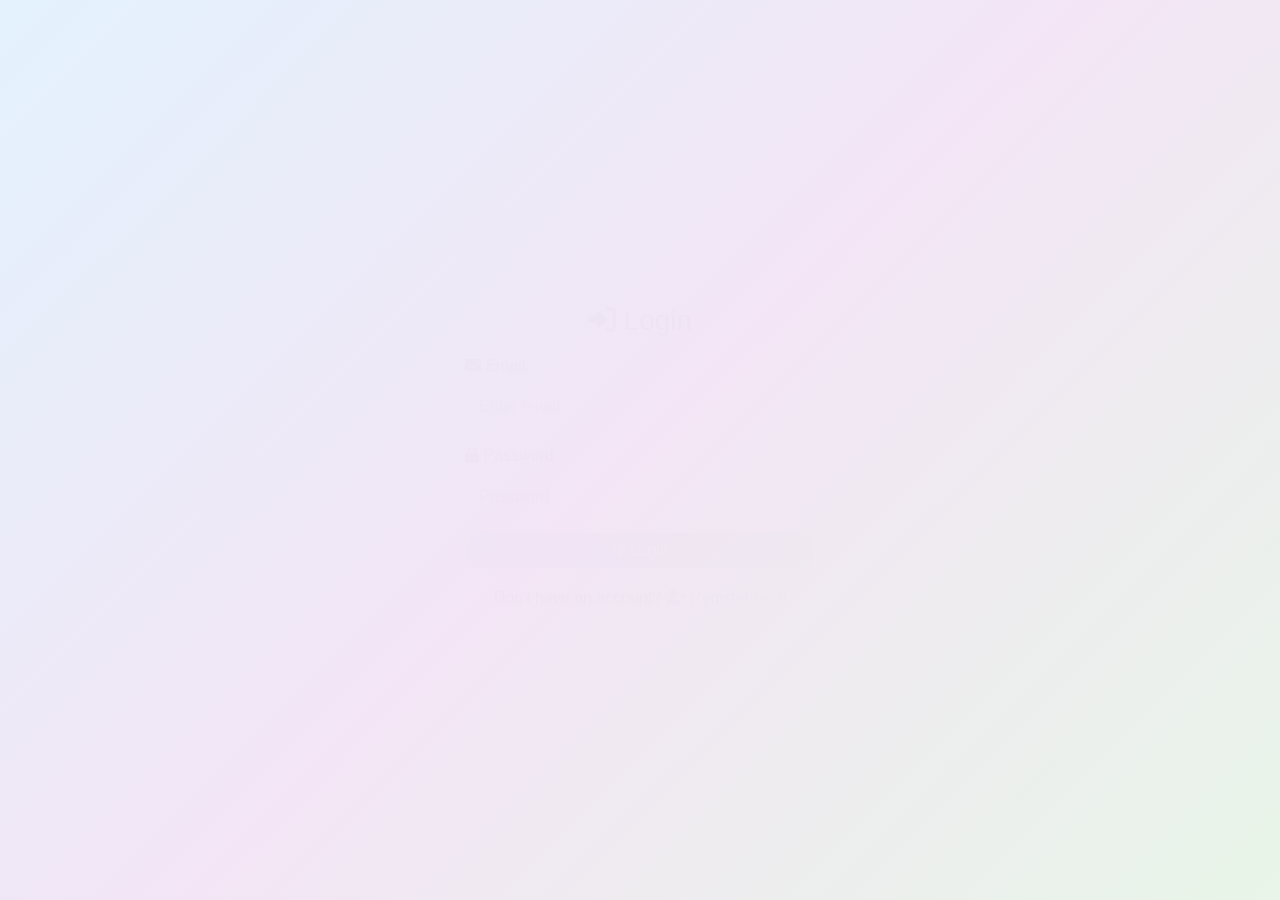
<file: index.html>
<!DOCTYPE html>
<html lang="en">
<head>
    <meta charset="UTF-8">
    <!-- Redirect directly to the login page inside the frontend folder -->
    <meta http-equiv="refresh" content="0; url=frontend/login.html">
    <title>Mental Wellness Check System</title>
</head>
<body>
    <p>Redirecting to the application... If you are not redirected automatically, <a href="frontend/login.html">click here</a>.</p>
</body>
</html>
</file>
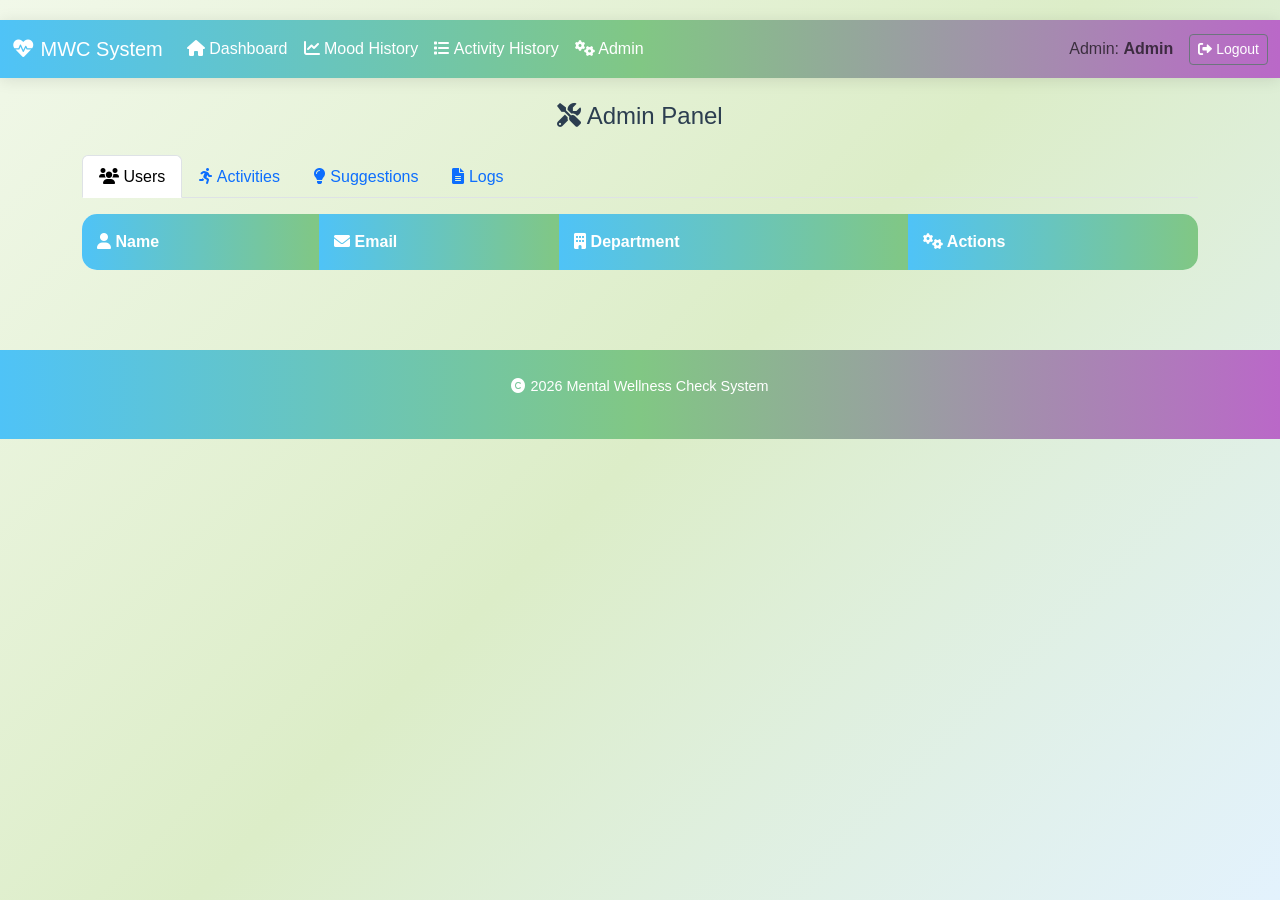
<file: frontend/admin_panel.html>
<!DOCTYPE html>
<html lang="en">
<head>
    <!-- Admin panel (optional) -->
    <meta charset="UTF-8">
    <meta name="viewport" content="width=device-width, initial-scale=1.0">
    <title>Admin Panel - Mental Wellness Check</title>
    <link href="https://cdn.jsdelivr.net/npm/bootstrap@5.3.0/dist/css/bootstrap.min.css" rel="stylesheet">
    <link rel="stylesheet" href="https://cdnjs.cloudflare.com/ajax/libs/font-awesome/6.0.0/css/all.min.css">
    <link rel="stylesheet" href="css/style.css">
</head>
<body class="admin-bg page-hidden">

<nav class="navbar navbar-expand-lg navbar-light">
    <div class="container-fluid">
        <a class="navbar-brand" href="dashboard.html"><i class="fas fa-heartbeat"></i> MWC System</a>
        <button class="navbar-toggler" type="button" data-bs-toggle="collapse" data-bs-target="#navMenu">
            <span class="navbar-toggler-icon"></span>
        </button>
        <div class="collapse navbar-collapse" id="navMenu">
            <ul class="navbar-nav me-auto mb-2 mb-lg-0">
                <li class="nav-item"><a class="nav-link" href="dashboard.html"><i class="fas fa-home"></i> Dashboard</a></li>
                <li class="nav-item"><a class="nav-link" href="mood_history.html"><i class="fas fa-chart-line"></i> Mood History</a></li>
                <li class="nav-item"><a class="nav-link" href="activity_history.html"><i class="fas fa-list"></i> Activity History</a></li>
                <li class="nav-item"><a class="nav-link active" aria-current="page" href="admin_panel.html"><i class="fas fa-cogs"></i> Admin</a></li>
            </ul>
            <span class="navbar-text me-3">
                Admin: <strong id="username">Admin</strong>
            </span>
            <a href="login.html" class="btn btn-outline-secondary btn-sm"><i class="fas fa-sign-out-alt"></i> Logout</a>
        </div>
    </div>
</nav>

<div class="container py-4 fade-in">
    <h4 class="text-center mb-4"><i class="fas fa-tools"></i> Admin Panel</h4>
    <!-- Using tabs to separate sections -->
    <ul class="nav nav-tabs" id="adminTabs" role="tablist">
        <li class="nav-item" role="presentation">
            <button class="nav-link active" id="users-tab" data-bs-toggle="tab" data-bs-target="#users" type="button" role="tab"><i class="fas fa-users"></i> Users</button>
        </li>
        <li class="nav-item" role="presentation">
            <button class="nav-link" id="activities-tab" data-bs-toggle="tab" data-bs-target="#activities" type="button" role="tab"><i class="fas fa-running"></i> Activities</button>
        </li>
        <li class="nav-item" role="presentation">
            <button class="nav-link" id="suggestions-tab" data-bs-toggle="tab" data-bs-target="#suggestions" type="button" role="tab"><i class="fas fa-lightbulb"></i> Suggestions</button>
        </li>
        <li class="nav-item" role="presentation">
            <button class="nav-link" id="logs-tab" data-bs-toggle="tab" data-bs-target="#logs" type="button" role="tab"><i class="fas fa-file-alt"></i> Logs</button>
        </li>
    </ul>
    <div class="tab-content mt-3">
        <div class="tab-pane fade show active" id="users" role="tabpanel">
            <!-- Table of all users -->
            <div class="table-responsive">
                <table class="table table-striped">
                    <thead>
                        <tr><th><i class="fas fa-user"></i> Name</th><th><i class="fas fa-envelope"></i> Email</th><th><i class="fas fa-building"></i> Department</th><th><i class="fas fa-cogs"></i> Actions</th></tr>
                    </thead>
                    <tbody>
                        <!-- backend data -->
                    </tbody>
                </table>
            </div>
        </div>
        <div class="tab-pane fade" id="activities" role="tabpanel">
            <h5><i class="fas fa-plus"></i> Add/Edit Activities</h5>
            <form id="activityAdminForm" class="mb-3">
                <div class="input-group">
                    <input type="text" class="form-control" placeholder="Activity name" required>
                    <button class="btn btn-soft" type="submit"><i class="fas fa-plus"></i> Add</button>
                </div>
            </form>
            <div class="table-responsive">
                <table class="table table-striped">
                    <thead><tr><th><i class="fas fa-running"></i> Activity</th><th><i class="fas fa-cogs"></i> Actions</th></tr></thead>
                    <tbody>
                        <!-- activities list -->
                    </tbody>
                </table>
            </div>
        </div>
        <div class="tab-pane fade" id="suggestions" role="tabpanel">
            <h5><i class="fas fa-plus"></i> Manage Suggestions</h5>
            <form id="suggestionAdminForm" class="mb-3">
                <div class="input-group">
                    <input type="text" class="form-control" placeholder="Suggestion text" required>
                    <button class="btn btn-soft" type="submit"><i class="fas fa-plus"></i> Add</button>
                </div>
            </form>
            <div class="table-responsive">
                <table class="table table-striped">
                    <thead><tr><th><i class="fas fa-lightbulb"></i> Suggestion</th><th><i class="fas fa-cogs"></i> Actions</th></tr></thead>
                    <tbody>
                        <!-- suggestions list -->
                    </tbody>
                </table>
            </div>
        </div>
        <div class="tab-pane fade" id="logs" role="tabpanel">
            <h5><i class="fas fa-file-alt"></i> Mood/Activity Logs</h5>
            <p>Separate tables for logs would go here.</p>
        </div>
    </div>
</div>

<footer>
    <p><i class="fas fa-copyright"></i> 2026 Mental Wellness Check System</p>
</footer>

<script src="https://cdn.jsdelivr.net/npm/bootstrap@5.3.0/dist/js/bootstrap.bundle.min.js"></script>
<script src="js/main.js"></script>
</body>
</html>
</file>
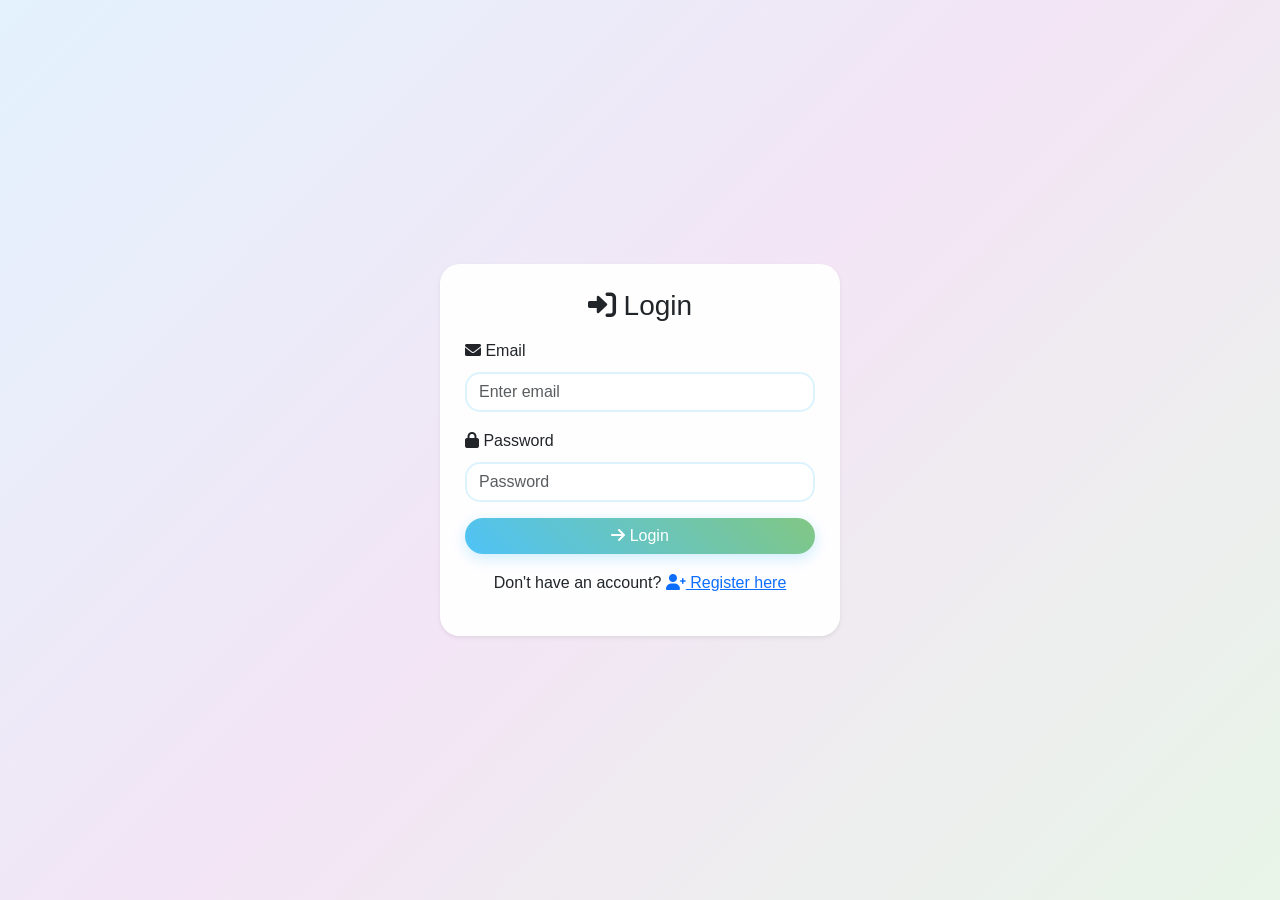
<file: frontend/login.html>
<!DOCTYPE html>
<html lang="en">
<head>
    <!-- Login page for Mental Wellness Check System -->
    <meta charset="UTF-8">
    <meta name="viewport" content="width=device-width, initial-scale=1.0">
    <title>Login - Mental Wellness Check</title>
    <!-- Bootstrap 5 CSS -->
    <link href="https://cdn.jsdelivr.net/npm/bootstrap@5.3.0/dist/css/bootstrap.min.css" rel="stylesheet">
    <link rel="stylesheet" href="https://cdnjs.cloudflare.com/ajax/libs/font-awesome/6.0.0/css/all.min.css">
    <link rel="stylesheet" href="css/style.css">
</head>
<body class="login-bg page-hidden">

<div class="container d-flex justify-content-center align-items-center vh-100">
    <!-- card to center login form -->
    <div class="card p-4 shadow-sm fade-in" style="max-width: 400px; width:100%;">
        <h3 class="text-center mb-3"><i class="fas fa-sign-in-alt"></i> Login</h3>
        <!-- error message placeholder -->
        <div id="loginError" class="alert alert-danger d-none"></div>
        <form id="loginForm" novalidate>
            <div class="mb-3">
                <label for="loginEmail" class="form-label"><i class="fas fa-envelope"></i> Email</label>
                <input type="email" class="form-control" id="loginEmail" placeholder="Enter email" required>
                <div class="invalid-feedback">
                    Please enter a valid email.
                </div>
            </div>
            <div class="mb-3">
                <label for="loginPassword" class="form-label"><i class="fas fa-lock"></i> Password</label>
                <input type="password" class="form-control" id="loginPassword" placeholder="Password" required>
                <div class="invalid-feedback">
                    Password is required.
                </div>
            </div>
            <button type="submit" class="btn btn-soft w-100"><i class="fas fa-arrow-right"></i> Login</button>
        </form>
        <p class="mt-3 text-center">
            Don't have an account? <a href="register.html"><i class="fas fa-user-plus"></i> Register here</a>
        </p>
    </div>
</div>

<!-- Bootstrap JS and custom script -->
<script src="https://cdn.jsdelivr.net/npm/bootstrap@5.3.0/dist/js/bootstrap.bundle.min.js"></script>
<script src="js/main.js"></script>
</body>
</html>
</file>
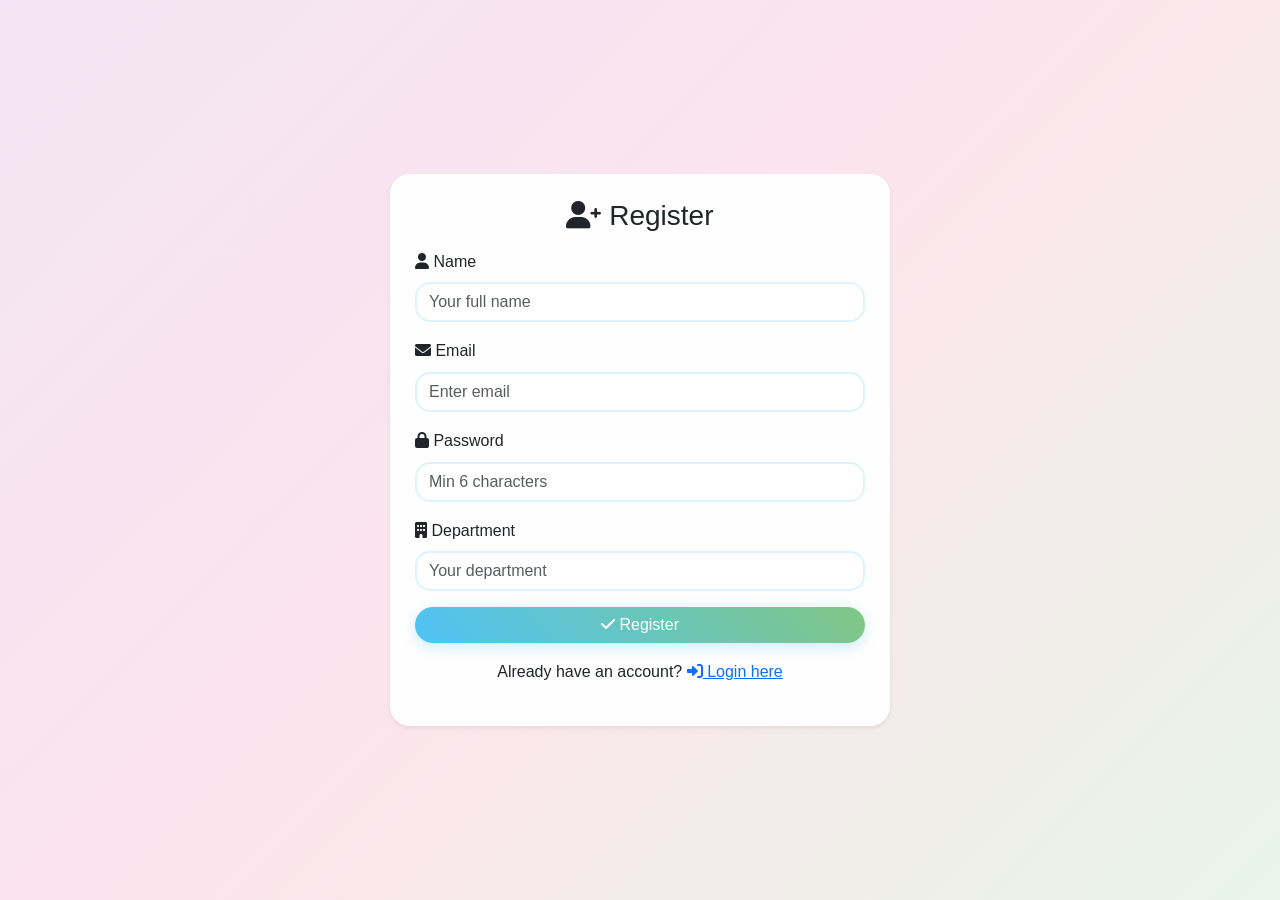
<file: frontend/register.html>
<!DOCTYPE html>
<html lang="en">
<head>
    <!-- Registration page for Mental Wellness Check System -->
    <meta charset="UTF-8">
    <meta name="viewport" content="width=device-width, initial-scale=1.0">
    <title>Register - Mental Wellness Check</title>
    <link href="https://cdn.jsdelivr.net/npm/bootstrap@5.3.0/dist/css/bootstrap.min.css" rel="stylesheet">
    <link rel="stylesheet" href="https://cdnjs.cloudflare.com/ajax/libs/font-awesome/6.0.0/css/all.min.css">
    <link rel="stylesheet" href="css/style.css">
</head>
<body class="register-bg page-hidden">

<div class="container d-flex justify-content-center align-items-center vh-100">
    <div class="card p-4 shadow-sm fade-in" style="max-width: 500px; width:100%;">
        <h3 class="text-center mb-3"><i class="fas fa-user-plus"></i> Register</h3>
        <div id="registerMessage" class="alert alert-success d-none"></div>
        <form id="registerForm" novalidate>
            <div class="mb-3">
                <label for="regName" class="form-label"><i class="fas fa-user"></i> Name</label>
                <input type="text" class="form-control" id="regName" placeholder="Your full name" required>
                <div class="invalid-feedback">
                    Name is required.
                </div>
            </div>
            <div class="mb-3">
                <label for="regEmail" class="form-label"><i class="fas fa-envelope"></i> Email</label>
                <input type="email" class="form-control" id="regEmail" placeholder="Enter email" required>
                <div class="invalid-feedback">
                    Please provide a valid email.
                </div>
            </div>
            <div class="mb-3">
                <label for="regPassword" class="form-label"><i class="fas fa-lock"></i> Password</label>
                <input type="password" class="form-control" id="regPassword" placeholder="Min 6 characters" required>
                <div class="invalid-feedback">
                    Password must be at least 6 characters long.
                </div>
            </div>
            <div class="mb-3">
                <label for="regDept" class="form-label"><i class="fas fa-building"></i> Department</label>
                <input type="text" class="form-control" id="regDept" placeholder="Your department" required>
                <div class="invalid-feedback">
                    Department is required.
                </div>
            </div>
            <button type="submit" class="btn btn-soft w-100"><i class="fas fa-check"></i> Register</button>
        </form>
        <p class="mt-3 text-center">
            Already have an account? <a href="login.html"><i class="fas fa-sign-in-alt"></i> Login here</a>
        </p>
    </div>
</div>

<script src="https://cdn.jsdelivr.net/npm/bootstrap@5.3.0/dist/js/bootstrap.bundle.min.js"></script>
<script src="js/main.js"></script>
</body>
</html>
</file>
<file: frontend/css/style.css>
/*
Global styles for Mental Wellness Check System
Enhanced color theory: Calming pastels, harmonious gradients, mental wellness color psychology
Blues for calm, Greens for growth, Purples for creativity, Soft pinks for compassion
*/

body {
    font-family: 'Arial', sans-serif;
    color: #2c3e50;
    line-height: 1.6;
}

/* Login Page - Soft Blue Serenity */
.login-bg {
    background: linear-gradient(135deg, #e3f2fd 0%, #f3e5f5 50%, #e8f5e8 100%);
    min-height: 100vh;
    display: flex;
    align-items: center;
    justify-content: center;
}

/* Register Page - Gentle Purple Harmony */
.register-bg {
    background: linear-gradient(135deg, #f3e5f5 0%, #fce4ec 50%, #e8f5e8 100%);
    min-height: 100vh;
    display: flex;
    align-items: center;
    justify-content: center;
}

/* Dashboard - Warm Sunrise */
.dashboard-bg {
    background: linear-gradient(135deg, #fff3e0 0%, #fce4ec 30%, #e3f2fd 70%, #f3e5f5 100%);
    min-height: 100vh;
    padding: 20px 0;
}

/* Mood History - Tranquil Ocean */
.mood-history-bg {
    background: linear-gradient(135deg, #e3f2fd 0%, #b3e5fc 50%, #e8f5e8 100%);
    min-height: 100vh;
    padding: 20px 0;
}

/* Activity History - Fresh Meadow */
.activity-history-bg {
    background: linear-gradient(135deg, #e8f5e8 0%, #c8e6c9 50%, #fce4ec 100%);
    min-height: 100vh;
    padding: 20px 0;
}

/* Profile - Soft Lavender */
.profile-bg {
    background: linear-gradient(135deg, #f3e5f5 0%, #e1bee7 50%, #fce4ec 100%);
    min-height: 100vh;
    display: flex;
    align-items: center;
    justify-content: center;
}

/* Admin Panel - Professional Sage */
.admin-bg {
    background: linear-gradient(135deg, #f1f8e9 0%, #dcedc8 50%, #e3f2fd 100%);
    min-height: 100vh;
    padding: 20px 0;
}

/* Enhanced Navbar */
.navbar {
    background: linear-gradient(90deg, #4fc3f7 0%, #81c784 50%, #ba68c8 100%);
    box-shadow: 0 2px 15px rgba(0,0,0,0.1);
    backdrop-filter: blur(10px);
}
.navbar a {
    color: #ffffff !important;
    transition: all 0.3s ease;
    font-weight: 500;
}
.navbar a:hover {
    color: #e8f5e8 !important;
    transform: scale(1.05);
    text-shadow: 0 0 8px rgba(255,255,255,0.5);
}

/* Enhanced Buttons */
.btn-soft {
    background: linear-gradient(45deg, #4fc3f7, #81c784);
    color: white;
    border: none;
    border-radius: 25px;
    transition: all 0.3s ease;
    box-shadow: 0 4px 15px rgba(79,195,247,0.3);
    font-weight: 500;
}
.btn-soft:hover {
    background: linear-gradient(45deg, #29b6f6, #66bb6a);
    transform: translateY(-3px);
    box-shadow: 0 8px 25px rgba(79,195,247,0.4);
}

/* Enhanced Cards */
.card {
    background: rgba(255,255,255,0.95);
    border-radius: 20px;
    box-shadow: 0 8px 32px rgba(0,0,0,0.1);
    backdrop-filter: blur(10px);
    border: 1px solid rgba(255,255,255,0.2);
    transition: all 0.3s ease;
}
.card:hover {
    transform: translateY(-5px);
    box-shadow: 0 15px 40px rgba(0,0,0,0.15);
}

/* Form Enhancements */
.form-control {
    border-radius: 15px;
    border: 2px solid rgba(79,195,247,0.2);
    transition: all 0.3s ease;
    background: rgba(255,255,255,0.8);
}
.form-control:focus {
    border-color: #4fc3f7;
    box-shadow: 0 0 15px rgba(79,195,247,0.3);
    background: rgba(255,255,255,0.9);
}

/* Table Enhancements */
.table {
    background: rgba(255,255,255,0.9);
    border-radius: 15px;
    overflow: hidden;
}
.table th {
    background: linear-gradient(90deg, #4fc3f7, #81c784);
    color: white;
    border: none;
    font-weight: 600;
    padding: 15px;
}
.table-striped>tbody>tr:nth-of-type(odd) {
    background: linear-gradient(90deg, rgba(129,199,132,0.1), rgba(129,199,132,0.05));
}
.table-striped>tbody>tr:nth-of-type(even) {
    background: rgba(255,255,255,0.8);
}

/* Progress Bars */
.progress {
    background: rgba(79,195,247,0.2);
    border-radius: 10px;
    height: 12px;
}
.progress-bar {
    border-radius: 10px;
    transition: width 0.6s ease;
}

/* Footer */
footer {
    background: linear-gradient(90deg, #4fc3f7, #81c784, #ba68c8);
    color: white;
    text-align: center;
    padding: 25px 0;
    font-size: 0.9rem;
    font-weight: 500;
    margin-top: 40px;
}

/* Animations */
@keyframes fadeIn {
    from { opacity: 0; transform: translateY(20px); }
    to { opacity: 1; transform: translateY(0); }
}
.fade-in {
    animation: fadeIn 0.6s ease-out;
}

/* Custom Slider */
input[type="range"] {
    -webkit-appearance: none;
    appearance: none;
    background: linear-gradient(90deg, #e3f2fd, #81c784);
    height: 8px;
    border-radius: 5px;
    outline: none;
}
input[type="range"]::-webkit-slider-thumb {
    -webkit-appearance: none;
    appearance: none;
    width: 20px;
    height: 20px;
    border-radius: 50%;
    background: linear-gradient(45deg, #4fc3f7, #81c784);
    cursor: pointer;
    box-shadow: 0 2px 6px rgba(0,0,0,0.2);
}

/* Responsive Enhancements */
@media (max-width: 768px) {
    .dashboard-bg, .mood-history-bg, .activity-history-bg, .admin-bg {
        padding: 10px 0;
    }
    .card {
        margin: 10px;
    }
    .navbar-brand {
        font-size: 1.1rem;
    }
}

/* Animation helpers */
@keyframes fadeOut {
    from { opacity: 1; }
    to { opacity: 0; }
}
.fade-out {
    animation: fadeOut 0.5s ease-out forwards;
}

@keyframes shake {
    0% { transform: translateX(0); }
    20% { transform: translateX(-5px); }
    40% { transform: translateX(5px); }
    60% { transform: translateX(-5px); }
    80% { transform: translateX(5px); }
    100% { transform: translateX(0); }
}
.shake {
    animation: shake 0.6s ease-in-out;
}

@keyframes highlightPulse {
    0% { background-color: rgba(255,255,0,0.1); }
    50% { background-color: rgba(255,255,0,0.4); }
    100% { background-color: rgba(255,255,0,0.1); }
}
.highlight-pulse {
    animation: highlightPulse 1.2s ease-out;
}

@keyframes expandIn {
    0% { transform: scale(0.8); opacity: 0; }
    100% { transform: scale(1); opacity: 1; }
}
.expand-in {
    animation: expandIn 0.5s ease-out;
}

/* Hide content until page loaded */
.page-hidden {
    opacity: 0;
}
.page-visible {
    opacity: 1;
    transition: opacity 0.5s ease-out;
}

@keyframes scalePulse {
    0% { transform: scale(1); }
    50% { transform: scale(1.1); }
    100% { transform: scale(1); }
}
.btn-animate {
    animation: scalePulse 0.4s ease-in-out;
}

@keyframes sliderPulse {
    0% { box-shadow: 0 0 0 rgba(79,195,247,0); }
    50% { box-shadow: 0 0 10px rgba(79,195,247,0.5); }
    100% { box-shadow: 0 0 0 rgba(79,195,247,0); }
}
.slider-animate {
    animation: sliderPulse 0.6s ease-out;
}

@keyframes dropdownOpen {
    0% { transform: translateY(-10px); opacity: 0; }
    100% { transform: translateY(0); opacity: 1; }
}
.dropdown-animate {
    animation: dropdownOpen 0.3s ease-out;
}

.icon-spin {
    display: inline-block;
    animation: spin 1s linear;
}
@keyframes spin {
    from { transform: rotate(0deg); }
    to { transform: rotate(360deg); }
}

/* Special mood colors */
.mood-happy { color: #ffd54f; }
.mood-sad { color: #7986cb; }
.mood-stressed { color: #ef5350; }
.mood-calm { color: #26a69a; }
.mood-tired { color: #bcaaa4; }

/* Activity icons with colors */
.activity-exercise { color: #ff7043; }
.activity-meditation { color: #8e24aa; }
.activity-reading { color: #2e7d32; }
.activity-music { color: #f57c00; }
.activity-friends { color: #1976d2; }
.activity-journaling { color: #6d4c41; }
</file>
